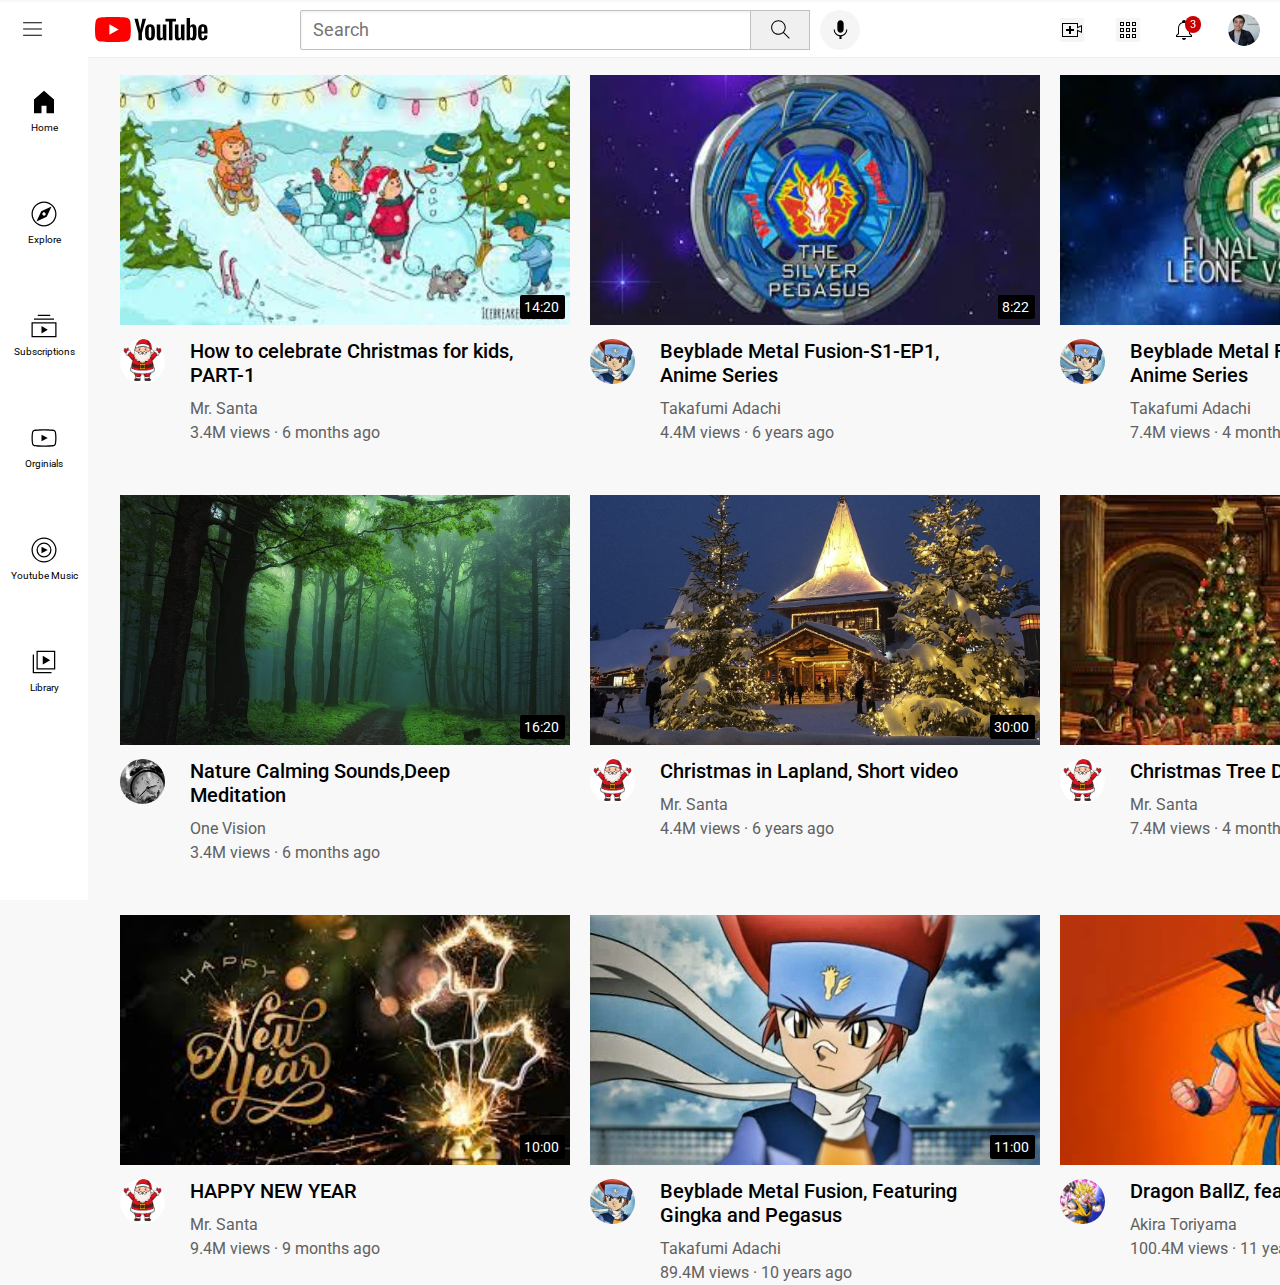
<file: index.html>
<!DOCTYPE html>
<html>

<head>
    <title>
        Youtube.com/Clone
    </title>
    <link rel="preconnect" href="https://fonts.googleapis.com">
    <link rel="preconnect" href="https://fonts.gstatic.com" crossorigin>
    <link href="https://fonts.googleapis.com/css2?family=Roboto:wght@400;700&display=swap" rel="stylesheet">

    <link rel="stylesheet" href="styles/videos.css">
    <link rel="stylesheet" href="styles/header.css">
    <link rel="stylesheet" href="styles/general_font.css">
    <link rel="stylesheet" href="styles/Side-bar.css">

    <style>
        body {
            margin: 0px;
        }
    </style>


</head>

<body class="body-design">
    <div class="header">

        <div class="left">
            <img class="hamburger-menu" src="icons/hamburger-menu.svg">

            <img class="youtube-logo" src="icons/youtube-logo.svg">
        </div>

        <div class="middle">
            <input class="search-bar" type="text" placeholder="Search">
            <button class="search-button">

                <img class="search-icon" src="icons/search.svg">
                <div class="tooltip"> Search </div>

            </button>
            <button class="voice-button">

                <img class="voice-search-icon" src="icons/voice-search-icon.svg">
                <div class="tooltip"> Search with your voice </div>

            </button>
        </div>

        <div class="right">

            <div class="upload-icon-container">
                <img class="upload-icon" src="icons/upload.svg">
                <div class="tooltip"> Create </div>

            </div>
            <div class="apps-container">
                <img class="youtube-apps-icon" src="icons/youtube-apps.svg">
                <div class="tooltip"> Apps </div>
            </div>

            <div class="notifications-icon-container">

                <img class="notification-icon" src="icons/notifications.svg">
                <div class="notifications-count"> 3 </div>
                <div class="tooltip"> Notifications </div>

            </div>

            <img class="my-channel-icon" src="icons/my-channel.jpeg">

        </div>


    </div>

    <div class="side-bar">

        <div class="sidebar-link">
            <img src="icons/home.svg">
            <div> Home </div>

        </div>

        <div class="sidebar-link">
            <img src="icons/explore.svg">
            <div> Explore </div>
        </div>

        <div class="sidebar-link">
            <img src="icons/subscriptions.svg">
            <div> Subscriptions </div>

        </div>

        <div class="sidebar-link">
            <img src="icons/originals.svg">
            <div> Orginials </div>
        </div>

        <div class="sidebar-link">
            <img src="icons/youtube-music.svg">
            <div> Youtube Music </div>
        </div>

        <div class="sidebar-link">
            <img src="icons/library.svg">
            <div> Library </div>
        </div>

    </div>

    <div class="uni-grid">

        <div class="first-video">
            <div class="image-row">

                <img class="img1" src="images/download.jfif">

                <div class="video-time"> 14:20 </div>

            </div>

            <div class="video-info">


                <div class="profile-pic-div">
                    <img class="profile-pic" src="images/santa.jpg">
                </div>

                <div class="video-stat-info">
                    <p class="video-title">
                        How to celebrate Christmas for kids, PART-1
                    </p>

                    <div class="video-author-div">
                        <p class="video-author">
                            Mr. Santa
                        </p>

                        <p class="video-stats">
                            3.4M views &#183 6 months ago
                        </p>
                    </div>

                </div>

            </div>
        </div>
        <div class="first-video">
            <div class="image-row">
                <img class="img1" src="images/pega.jfif">
                <div class="video-time"> 8:22 </div>


            </div>

            <div class="video-info">


                <div class="profile-pic-div">
                    <img class="profile-pic" src="images/beyblade_profile.jpg">
                </div>

                <div class="video-stat-info">
                    <p class="video-title">
                        Beyblade Metal Fusion-S1-EP1, Anime Series
                    </p>

                    <div class="video-author-div">
                        <p class="video-author">
                            Takafumi Adachi
                        </p>

                        <p class="video-stats">
                            4.4M views &#183 6 years ago
                        </p>
                    </div>

                </div>

            </div>
        </div>
        <div class="first-video">
            <div class="image-row">
                <img class="img1" src="images/leoenoe.jfif">
                <div class="video-time"> 22:22 </div>


            </div>

            <div class="video-info">


                <div class="profile-pic-div">
                    <img class="profile-pic" src="images/beyblade_profile.jpg">
                </div>

                <div class="video-stat-info">
                    <p class="video-title">
                        Beyblade Metal Fusion-S1-EP2, Anime Series
                    </p>

                    <div class="video-author-div">
                        <p class="video-author">
                            Takafumi Adachi
                        </p>

                        <p class="video-stats">
                            7.4M views &#183 4 months ago
                        </p>
                    </div>

                </div>

            </div>
        </div>

        <div class="first-video">
            <div class="image-row">

                <img class="img1" src="images/nature.png">

                <div class="video-time"> 16:20 </div>

            </div>

            <div class="video-info">


                <div class="profile-pic-div">
                    <img class="profile-pic" src="images/time.jfif">
                </div>

                <div class="video-stat-info">
                    <p class="video-title">
                        Nature Calming Sounds,Deep Meditation
                    </p>

                    <div class="video-author-div">
                        <p class="video-author">
                            One Vision
                        </p>

                        <p class="video-stats">
                            3.4M views &#183 6 months ago
                        </p>
                    </div>

                </div>

            </div>
        </div>
        <div class="first-video">
            <div class="image-row">
                <img class="img1" src="images/lapland.jpg">
                <div class="video-time"> 30:00 </div>


            </div>

            <div class="video-info">


                <div class="profile-pic-div">
                    <img class="profile-pic" src="images/santa.jpg">
                </div>

                <div class="video-stat-info">
                    <p class="video-title">
                        Christmas in Lapland, Short video </p>

                    <div class="video-author-div">
                        <p class="video-author">
                            Mr. Santa
                        </p>

                        <p class="video-stats">
                            4.4M views &#183 6 years ago
                        </p>
                    </div>

                </div>

            </div>
        </div>
        <div class="first-video">
            <div class="image-row">
                <img class="img1" src="images/images (1).jfif">
                <div class="video-time"> 20:20 </div>


            </div>

            <div class="video-info">


                <div class="profile-pic-div">
                    <img class="profile-pic" src="images/santa.jpg">
                </div>

                <div class="video-stat-info">
                    <p class="video-title">
                        Christmas Tree Decoration, PART-1
                    </p>

                    <div class="video-author-div">
                        <p class="video-author">
                            Mr. Santa
                        </p>

                        <p class="video-stats">
                            7.4M views &#183 4 months ago
                        </p>
                    </div>

                </div>

            </div>
        </div>

        <div class="first-video">
            <div class="image-row">

                <img class="img1" src="images/download (2).jfif">

                <div class="video-time"> 10:00 </div>

            </div>

            <div class="video-info">


                <div class="profile-pic-div">
                    <img class="profile-pic" src="images/santa.jpg">
                </div>

                <div class="video-stat-info">
                    <p class="video-title">
                        HAPPY NEW YEAR
                    </p>

                    <div class="video-author-div">
                        <p class="video-author">
                            Mr. Santa
                        </p>

                        <p class="video-stats">
                            9.4M views &#183 9 months ago
                        </p>
                    </div>

                </div>

            </div>
        </div>
        <div class="first-video">
            <div class="image-row">
                <img class="img1" src="images/beyblade_profile.jpg">
                <div class="video-time"> 11:00 </div>


            </div>

            <div class="video-info">


                <div class="profile-pic-div">
                    <img class="profile-pic" src="images/beyblade_profile.jpg">
                </div>

                <div class="video-stat-info">
                    <p class="video-title">
                        Beyblade Metal Fusion, Featuring Gingka and Pegasus
                    </p>

                    <div class="video-author-div">
                        <p class="video-author">
                            Takafumi Adachi
                        </p>

                        <p class="video-stats">
                            89.4M views &#183 10 years ago
                        </p>
                    </div>

                </div>

            </div>
        </div>
        <div class="first-video">
            <div class="image-row">
                <img class="img1" src="images/dragon.jfif">
                <div class="video-time"> 12:00 </div>


            </div>

            <div class="video-info">


                <div class="profile-pic-div">
                    <img class="profile-pic" src="images/dragon-peofile.jpg">
                </div>

                <div class="video-stat-info">
                    <p class="video-title">
                        Dragon BallZ, featuring GOKU
                    </p>

                    <div class="video-author-div">
                        <p class="video-author">
                            Akira Toriyama
                        </p>

                        <p class="video-stats">
                            100.4M views &#183 11 years ago
                        </p>
                    </div>

                </div>

            </div>
        </div>

    </div>

</body>

</html>
</file>
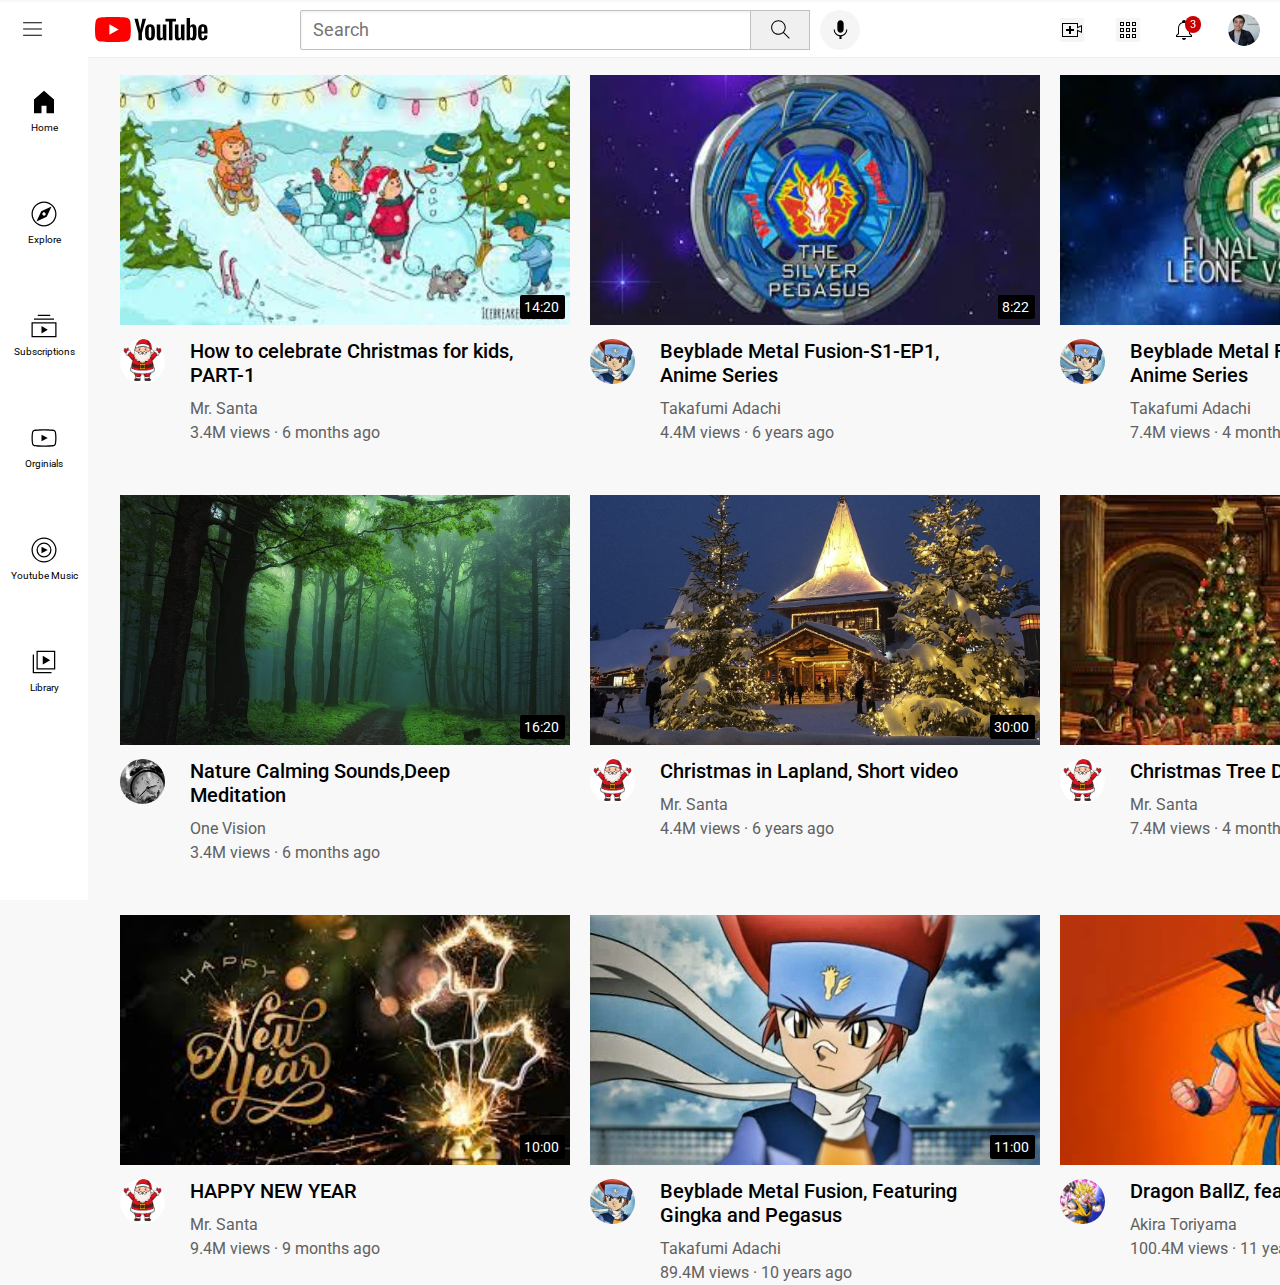
<file: YOUTUBE.html>
<!DOCTYPE html>
<html>

<head>
    <title>
        Youtube.com/Clone
    </title>
    <link rel="preconnect" href="https://fonts.googleapis.com">
    <link rel="preconnect" href="https://fonts.gstatic.com" crossorigin>
    <link href="https://fonts.googleapis.com/css2?family=Roboto:wght@400;700&display=swap" rel="stylesheet">

    <link rel="stylesheet" href="styles/videos.css">
    <link rel="stylesheet" href="styles/header.css">
    <link rel="stylesheet" href="styles/general_font.css">
    <link rel="stylesheet" href="styles/Side-bar.css">

    <style>
        body {
            margin: 0px;
        }
    </style>


</head>

<body class="body-design">
    <div class="header">

        <div class="left">
            <img class="hamburger-menu" src="icons/hamburger-menu.svg">

            <img class="youtube-logo" src="icons/youtube-logo.svg">
        </div>

        <div class="middle">
            <input class="search-bar" type="text" placeholder="Search">
            <button class="search-button">

                <img class="search-icon" src="icons/search.svg">
                <div class="tooltip"> Search </div>

            </button>
            <button class="voice-button">

                <img class="voice-search-icon" src="icons/voice-search-icon.svg">
                <div class="tooltip"> Search with your voice </div>

            </button>
        </div>

        <div class="right">

            <div class="upload-icon-container">
                <img class="upload-icon" src="icons/upload.svg">
                <div class="tooltip"> Create </div>

            </div>
            <div class="apps-container">
                <img class="youtube-apps-icon" src="icons/youtube-apps.svg">
                <div class="tooltip"> Apps </div>
            </div>

            <div class="notifications-icon-container">

                <img class="notification-icon" src="icons/notifications.svg">
                <div class="notifications-count"> 3 </div>
                <div class="tooltip"> Notifications </div>

            </div>

            <img class="my-channel-icon" src="icons/my-channel.jpeg">

        </div>


    </div>

    <div class="side-bar">

        <div class="sidebar-link">
            <img src="icons/home.svg">
            <div> Home </div>

        </div>

        <div class="sidebar-link">
            <img src="icons/explore.svg">
            <div> Explore </div>
        </div>

        <div class="sidebar-link">
            <img src="icons/subscriptions.svg">
            <div> Subscriptions </div>

        </div>

        <div class="sidebar-link">
            <img src="icons/originals.svg">
            <div> Orginials </div>
        </div>

        <div class="sidebar-link">
            <img src="icons/youtube-music.svg">
            <div> Youtube Music </div>
        </div>

        <div class="sidebar-link">
            <img src="icons/library.svg">
            <div> Library </div>
        </div>

    </div>

    <div class="uni-grid">

        <div class="first-video">
            <div class="image-row">

                <img class="img1" src="images/download.jfif">

                <div class="video-time"> 14:20 </div>

            </div>

            <div class="video-info">


                <div class="profile-pic-div">
                    <img class="profile-pic" src="images/santa.jpg">
                </div>

                <div class="video-stat-info">
                    <p class="video-title">
                        How to celebrate Christmas for kids, PART-1
                    </p>

                    <div class="video-author-div">
                        <p class="video-author">
                            Mr. Santa
                        </p>

                        <p class="video-stats">
                            3.4M views &#183 6 months ago
                        </p>
                    </div>

                </div>

            </div>
        </div>
        <div class="first-video">
            <div class="image-row">
                <img class="img1" src="images/pega.jfif">
                <div class="video-time"> 8:22 </div>


            </div>

            <div class="video-info">


                <div class="profile-pic-div">
                    <img class="profile-pic" src="images/beyblade_profile.jpg">
                </div>

                <div class="video-stat-info">
                    <p class="video-title">
                        Beyblade Metal Fusion-S1-EP1, Anime Series
                    </p>

                    <div class="video-author-div">
                        <p class="video-author">
                            Takafumi Adachi
                        </p>

                        <p class="video-stats">
                            4.4M views &#183 6 years ago
                        </p>
                    </div>

                </div>

            </div>
        </div>
        <div class="first-video">
            <div class="image-row">
                <img class="img1" src="images/leoenoe.jfif">
                <div class="video-time"> 22:22 </div>


            </div>

            <div class="video-info">


                <div class="profile-pic-div">
                    <img class="profile-pic" src="images/beyblade_profile.jpg">
                </div>

                <div class="video-stat-info">
                    <p class="video-title">
                        Beyblade Metal Fusion-S1-EP2, Anime Series
                    </p>

                    <div class="video-author-div">
                        <p class="video-author">
                            Takafumi Adachi
                        </p>

                        <p class="video-stats">
                            7.4M views &#183 4 months ago
                        </p>
                    </div>

                </div>

            </div>
        </div>

        <div class="first-video">
            <div class="image-row">

                <img class="img1" src="images/nature.png">

                <div class="video-time"> 16:20 </div>

            </div>

            <div class="video-info">


                <div class="profile-pic-div">
                    <img class="profile-pic" src="images/time.jfif">
                </div>

                <div class="video-stat-info">
                    <p class="video-title">
                        Nature Calming Sounds,Deep Meditation
                    </p>

                    <div class="video-author-div">
                        <p class="video-author">
                            One Vision
                        </p>

                        <p class="video-stats">
                            3.4M views &#183 6 months ago
                        </p>
                    </div>

                </div>

            </div>
        </div>
        <div class="first-video">
            <div class="image-row">
                <img class="img1" src="images/lapland.jpg">
                <div class="video-time"> 30:00 </div>


            </div>

            <div class="video-info">


                <div class="profile-pic-div">
                    <img class="profile-pic" src="images/santa.jpg">
                </div>

                <div class="video-stat-info">
                    <p class="video-title">
                        Christmas in Lapland, Short video </p>

                    <div class="video-author-div">
                        <p class="video-author">
                            Mr. Santa
                        </p>

                        <p class="video-stats">
                            4.4M views &#183 6 years ago
                        </p>
                    </div>

                </div>

            </div>
        </div>
        <div class="first-video">
            <div class="image-row">
                <img class="img1" src="images/images (1).jfif">
                <div class="video-time"> 20:20 </div>


            </div>

            <div class="video-info">


                <div class="profile-pic-div">
                    <img class="profile-pic" src="images/santa.jpg">
                </div>

                <div class="video-stat-info">
                    <p class="video-title">
                        Christmas Tree Decoration, PART-1
                    </p>

                    <div class="video-author-div">
                        <p class="video-author">
                            Mr. Santa
                        </p>

                        <p class="video-stats">
                            7.4M views &#183 4 months ago
                        </p>
                    </div>

                </div>

            </div>
        </div>

        <div class="first-video">
            <div class="image-row">

                <img class="img1" src="images/download (2).jfif">

                <div class="video-time"> 10:00 </div>

            </div>

            <div class="video-info">


                <div class="profile-pic-div">
                    <img class="profile-pic" src="images/santa.jpg">
                </div>

                <div class="video-stat-info">
                    <p class="video-title">
                        HAPPY NEW YEAR
                    </p>

                    <div class="video-author-div">
                        <p class="video-author">
                            Mr. Santa
                        </p>

                        <p class="video-stats">
                            9.4M views &#183 9 months ago
                        </p>
                    </div>

                </div>

            </div>
        </div>
        <div class="first-video">
            <div class="image-row">
                <img class="img1" src="images/beyblade_profile.jpg">
                <div class="video-time"> 11:00 </div>


            </div>

            <div class="video-info">


                <div class="profile-pic-div">
                    <img class="profile-pic" src="images/beyblade_profile.jpg">
                </div>

                <div class="video-stat-info">
                    <p class="video-title">
                        Beyblade Metal Fusion, Featuring Gingka and Pegasus
                    </p>

                    <div class="video-author-div">
                        <p class="video-author">
                            Takafumi Adachi
                        </p>

                        <p class="video-stats">
                            89.4M views &#183 10 years ago
                        </p>
                    </div>

                </div>

            </div>
        </div>
        <div class="first-video">
            <div class="image-row">
                <img class="img1" src="images/dragon.jfif">
                <div class="video-time"> 12:00 </div>


            </div>

            <div class="video-info">


                <div class="profile-pic-div">
                    <img class="profile-pic" src="images/dragon-peofile.jpg">
                </div>

                <div class="video-stat-info">
                    <p class="video-title">
                        Dragon BallZ, featuring GOKU
                    </p>

                    <div class="video-author-div">
                        <p class="video-author">
                            Akira Toriyama
                        </p>

                        <p class="video-stats">
                            100.4M views &#183 11 years ago
                        </p>
                    </div>

                </div>

            </div>
        </div>

    </div>

</body>

</html>
</file>
<file: styles/videos.css>
.uni-grid{

    display: grid;
    grid-template-columns: 1fr 1fr 1fr;
    column-gap: 20px;
    row-gap: 40px;

}
.img1 {

    width: 450px;
    height: 250px;
    object-fit: cover;
    object-position: center;
    margin-top: 10px;

}

.profile-pic {
    width: 45px;
    height: 45px;
    border-radius: 25px;
    object-fit: cover;
}

.video-stat-info,
.profile-pic-div {
    /*background-color: rgba(128, 128, 128, 0.57);*/
}

.video-stat-info {
    width: 330px;
}

.video-info {
    margin-top: 10px;
    display: grid;
    grid-template-columns: 70px 1fr;
}



.video-title {
    font-size: 20px;
    font-weight: 500;

}

.video-author-div {
    margin-top: 10px;
    line-height: 24px;
    color: rgb(96, 96, 96);
}

.video-time{
    font-family: Roboto,Arial;
    font-size: 14px;
    font-weight: 500px;
    background-color: black;
    color: white;
    position: absolute;
    right: 5px;
    bottom: 10px;
    padding-left: 4px;
    padding-right: 6px;
    padding-top: 4px;
    padding-bottom: 4px;
    border-radius: 2px;
}

.image-row{
    position: relative;
}
</file>
<file: styles/header.css>
.header {
    display: flex;
    flex-direction: row;
    justify-content: space-between;
    height: 55px;
    position: fixed;
    left: 0;
    right: 0;
    top: 2px;
    background-color: white;
    border-bottom-width: 1px;
    border-bottom-style: solid;
    border-color: rgb(240, 240, 240);
    z-index: 100;
}

.left {
    width: 200px;
    display: flex;
    flex-direction: row;
    align-items: center;
}

.middle {
    flex: 1;
    flex-direction: row;
    margin-left: 100px;
    margin-right: 200px;
    max-width: 1200px;
    display: flex;
    align-items: center;
}

.right {
    width: 200px;
    display: flex;
    flex-direction: row;
    align-items: center;
    justify-content: space-between;
    margin-right: 20px;
    flex-shrink: 0;
}

.hamburger-menu {
    height: 25px;
    margin-left: 20px;
    margin-right: 20px;
}
.hamburger-menu:hover{
    background-color: rgb(245,245,245);
}

.youtube-logo {
    height: 25px;
    margin-left: 30px;
}

.search-button {
    height: 40px;
    width: 60px;
    background-color: rgb(240, 240, 240);
    border-style: solid;
    border-color: rgb(192, 192, 192);
    border-width: 1px;
    margin-left: -1.5px;
    margin-right: 10px;
    position: relative;
    display: flex;
    justify-content: center;
}

.search-button:hover {
    background-color: lightgray;
}

.voice-button {
    height: 40px;
    width: 40px;
    border-radius: 20px;
    border: none;
    background-color: rgb(245, 245, 245);
    position: relative;
    display: flex;
    justify-content: center;
    align-items: center;

}

.search-button,
.voice-button,
.notifications-icon-container {
    display: flex;
    align-items: center;
    justify-content: center;


}



.voice-button:hover {
    background-color: lightgray;
}

.search-bar {
    flex: 1;
    height: 36px;
    padding-left: 12px;
    font-size: 20px;
    border-width: 1px;
    border-style: solid;
    border-color: rgb(192, 192, 192);
    border-radius: 2px;
    box-shadow: inset 1px 2px 3px rgba(0, 0, 0, 0.05);
    width: 0;
}

.search-bar::placeholder {
    font-family: Roboto, Arial;
    font-size: 18px;
}

.search-icon {
    height: 25px;
}


.voice-search-icon {
    height: 25px;
}

.upload-icon {
    height: 24px;
}

.youtube-apps-icon {
    height: 24px;
}

.notification-icon {
    height: 24px;
}

.notifications-icon-container {
    position: relative;
}

.notifications-count {
    position: absolute;
    right: -5px;
    top: -2px;
    background-color: rgb(200, 0, 0);
    color: white;
    font-family: Roboto, Arial;
    font-size: 11px;
    padding-left: 5px;
    padding-right: 5px;
    padding-top: 2px;
    padding-bottom: 2px;
    border-radius: 10px;

}

.my-channel-icon {
    height: 32px;
    border-radius: 16px;
}

.upload-icon-container,
.apps-container {
    position: relative;
    background-color: rgb(245, 245, 245);
    display: flex;
    justify-content: center;
    align-items: center;
}

.search-button .tooltip,
.voice-button .tooltip,
.upload-icon-container .tooltip,
.apps-container .tooltip,
.notifications-icon-container .tooltip {
    position: absolute;
    background-color: gray;
    color: white;
    padding-left: 8px;
    padding-right: 8px;
    padding-bottom: 4px;
    padding-top: 4px;
    font-family: Roboto, Arial;
    border-radius: 2px;
    font-size: 12px;
    bottom: -25px;
    opacity: 0;
    transition: opacity 0.5s;
    pointer-events: none;
    white-space: nowrap;
}

.search-button:hover .tooltip,
.voice-button:hover .tooltip,
.upload-icon-container:hover .tooltip,
.apps-container:hover .tooltip,
.notifications-icon-container:hover .tooltip {
    opacity: 1;
}

.upload-icon-container:hover,
.apps-container:hover,
.notifications-icon-container:hover {
    background-color: lightgray;

}
</file>
<file: styles/general_font.css>
p {
    margin-top: 0;
    margin-bottom: 0;
    font-family: Roboto, Arial;
}

body {
    padding-top: 65px;
    padding-left: 120px;
    padding-right: 40px;
    background-color: rgb(248, 248, 248);
}
</file>
<file: styles/Side-bar.css>
.side-bar {
    position: fixed;
    left: 0;
    bottom: 0;
    top: 55px;
    background-color: white;
    width: 88px;
    z-index: 200;
}

.sidebar-link {
    height: 110px;
    margin-bottom: 2px;
    display: flex;
    flex-direction: column;
    align-items: center;
    justify-content: center;
}

.sidebar-link:hover {
    background-color: rgb(237, 235, 235);
    cursor: pointer;
}

.sidebar-link img {
    height: 30px;
    padding-bottom: 5px;
}
.sidebar-link div{
    font-family: Roboto,Arial;
    font-size: 10px;
}
</file>
